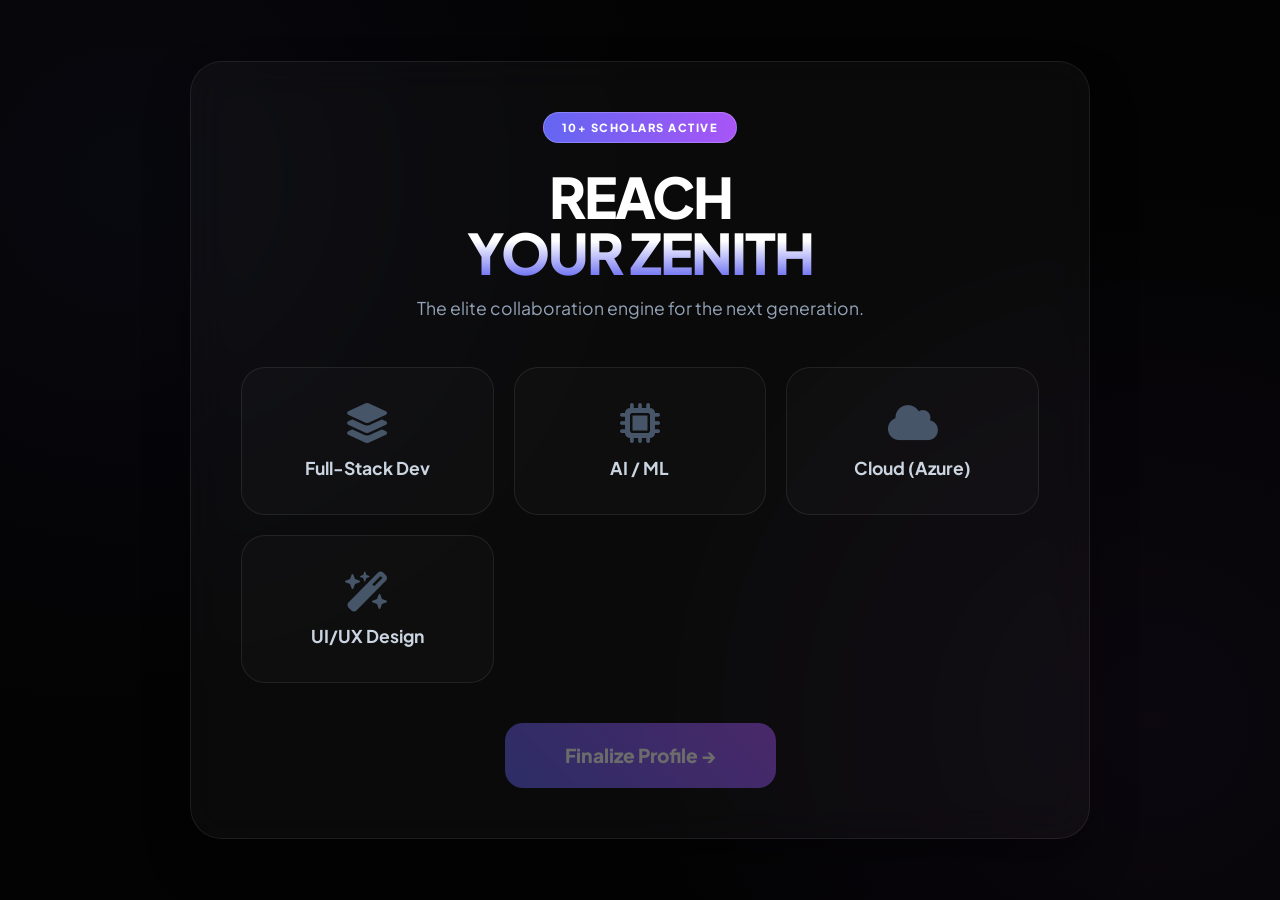
<file: templates/niche.html>
<!DOCTYPE html>
<html lang="en">
<head>
    <meta charset="UTF-8">
    <meta name="viewport" content="width=device-width, initial-scale=1.0">
    <title>Zenith | Choose Your Niche</title>
   
    <!-- External Resources -->
    <link href="https://cdn.jsdelivr.net/npm/bootstrap@5.3.0/dist/css/bootstrap.min.css" rel="stylesheet">
    <link href="https://fonts.googleapis.com/css2?family=Plus+Jakarta+Sans:wght@400;600;800&display=swap" rel="stylesheet">
    <link rel="stylesheet" href="https://cdnjs.cloudflare.com/ajax/libs/font-awesome/6.4.0/css/all.min.css">

    <style>
        :root {
            --bg: #030303;
            --glass: rgba(255, 255, 255, 0.03);
            --border: rgba(255, 255, 255, 0.08);
            --accent: #6366f1;
            --accent-glow: rgba(99, 102, 241, 0.15);
            --text-muted: #94a3b8;
        }

        body {
            background-color: var(--bg);
            background-image:
                radial-gradient(circle at 10% 20%, rgba(99, 102, 241, 0.05) 0%, transparent 40%),
                radial-gradient(circle at 90% 80%, rgba(168, 85, 247, 0.05) 0%, transparent 40%);
            color: #ffffff;
            font-family: 'Plus Jakarta Sans', sans-serif;
            min-height: 100vh;
            display: flex;
            align-items: center;
            justify-content: center;
            margin: 0;
            padding: 20px;
            overflow-x: hidden;
        }

        /* Floating Stickers Layer */
        .floating-stickers {
            position: fixed;
            top: 0;
            left: 0;
            width: 100%;
            height: 100%;
            pointer-events: none;
            z-index: 0;
        }

        .sticker {
            position: absolute;
            opacity: 0;
            animation: floatUp 12s infinite linear;
        }

        @keyframes floatUp {
            0% { transform: translateY(110vh) rotate(0deg); opacity: 0; }
            20% { opacity: 0.3; }
            80% { opacity: 0.3; }
            100% { transform: translateY(-20vh) rotate(360deg); opacity: 0; }
        }

        .niche-container {
            position: relative;
            z-index: 10;
            width: 100%;
            max-width: 900px;
            padding: 50px;
            background: var(--glass);
            border: 1px solid var(--border);
            border-radius: 32px;
            backdrop-filter: blur(20px);
            text-align: center;
            box-shadow: 0 25px 50px -12px rgba(0, 0, 0, 0.5);
        }

        /* Hero Styling */
        .active-badge {
            background: linear-gradient(90deg, var(--accent), #a855f7);
            padding: 6px 18px;
            border-radius: 20px;
            font-size: 0.7rem;
            font-weight: 800;
            letter-spacing: 1.5px;
            display: inline-block;
            margin-bottom: 25px;
            border: 1px solid rgba(255, 255, 255, 0.2);
            text-transform: uppercase;
        }

        .hero-title {
            font-size: 3.5rem;
            font-weight: 900;
            line-height: 1;
            margin-bottom: 15px;
            text-transform: uppercase;
            letter-spacing: -2px;
        }

        .hero-title span {
            display: block;
            background: linear-gradient(to bottom, #fff 30%, var(--accent));
            -webkit-background-clip: text;
            -webkit-text-fill-color: transparent;
        }

        .header-section p {
            color: var(--text-muted);
            font-size: 1.1rem;
            margin-bottom: 45px;
        }

        /* Grid Layout */
        .niche-grid {
            display: grid;
            grid-template-columns: repeat(auto-fit, minmax(200px, 1fr));
            gap: 20px;
            margin-bottom: 40px;
        }

        .niche-card {
            background: rgba(255, 255, 255, 0.02);
            border: 1px solid var(--border);
            border-radius: 24px;
            padding: 35px 20px;
            cursor: pointer;
            transition: all 0.4s cubic-bezier(0.175, 0.885, 0.32, 1.275);
        }

        .niche-card i {
            font-size: 2.5rem;
            margin-bottom: 15px;
            color: #475569;
            transition: 0.3s ease;
        }

        .niche-card h4 {
            font-size: 1.1rem;
            font-weight: 700;
            margin: 0;
            color: #cbd5e1;
        }

        .niche-card:hover {
            border-color: rgba(99, 102, 241, 0.4);
            background: rgba(255, 255, 255, 0.04);
            transform: translateY(-8px);
        }

        .niche-card.selected {
            background: var(--accent-glow);
            border-color: var(--accent);
            box-shadow: 0 0 30px rgba(99, 102, 241, 0.2);
        }

        .niche-card.selected i {
            color: var(--accent);
        }

        .niche-card.selected h4 {
            color: #fff;
        }

        .btn-finalize {
            background: linear-gradient(45deg, var(--accent), #a855f7);
            color: white;
            border: none;
            padding: 18px 60px;
            border-radius: 18px;
            font-weight: 800;
            font-size: 1.2rem;
            transition: 0.4s;
            opacity: 0.4;
            cursor: not-allowed;
        }

        .btn-finalize.active {
            opacity: 1;
            cursor: pointer;
            box-shadow: 0 10px 30px rgba(99, 102, 241, 0.4);
        }
    </style>
</head>
<body>

    <!-- Ambient Stickers Container -->
    <div class="floating-stickers" id="stickerContainer"></div>

    <div class="niche-container">
        <div class="header-section">
            <div class="active-badge">10+ Scholars Active</div>
            <h1 class="hero-title">Reach <span>Your Zenith</span></h1>
            <p>The elite collaboration engine for the next generation.</p>
        </div>

        <form action="{{ url_for('save_niche') }}" method="POST" id="nicheForm">
            <input type="hidden" name="selected_niche" id="nicheInput" required>
           
            <div class="niche-grid">
                <div class="niche-card" data-niche="Web Development">
                    <i class="fa-solid fa-layer-group"></i>
                    <h4>Full-Stack Dev</h4>
                </div>
                <div class="niche-card" data-niche="AI/ML">
                    <i class="fa-solid fa-microchip"></i>
                    <h4>AI / ML</h4>
                </div>
                <div class="niche-card" data-niche="Cloud Computing">
                    <i class="fa-solid fa-cloud"></i>
                    <h4>Cloud (Azure)</h4>
                </div>
                <div class="niche-card" data-niche="UI/UX Design">
                    <i class="fa-solid fa-wand-magic-sparkles"></i>
                    <h4>UI/UX Design</h4>
                </div>
            </div>

            <button type="submit" class="btn-finalize" id="finalizeBtn" disabled>
                Finalize Profile →
            </button>
        </form>
    </div>

    <script>
        // 1. Selection Logic
        const cards = document.querySelectorAll('.niche-card');
        const hiddenInput = document.getElementById('nicheInput');
        const submitBtn = document.getElementById('finalizeBtn');

        cards.forEach(card => {
            card.addEventListener('click', () => {
                cards.forEach(c => c.classList.remove('selected'));
                card.classList.add('selected');
               
                hiddenInput.value = card.getAttribute('data-niche');
                submitBtn.disabled = false;
                submitBtn.classList.add('active');
            });
        });

        // 2. Dynamic Floating Stickers
        const stickerContainer = document.getElementById('stickerContainer');
        const icons = ['fa-brain', 'fa-code', 'fa-rocket', 'fa-atom', 'fa-microchip', 'fa-terminal'];
        const colors = ['#6366f1', '#a855f7', '#ffffff', '#4f46e5'];

        function createSticker() {
            const sticker = document.createElement('i');
            const randomIcon = icons[Math.floor(Math.random() * icons.length)];
            const randomColor = colors[Math.floor(Math.random() * colors.length)];
           
            sticker.className = `fa-solid ${randomIcon} sticker`;
            sticker.style.left = Math.random() * 100 + 'vw';
            sticker.style.color = randomColor;
            sticker.style.fontSize = (Math.random() * 1.5 + 1) + 'rem';
            sticker.style.animationDuration = (Math.random() * 5 + 10) + 's';
           
            stickerContainer.appendChild(sticker);

            // Cleanup
            setTimeout(() => { sticker.remove(); }, 15000);
        }

        // Spawn stickers continuously
        setInterval(createSticker, 1500);
    </script>
</body>
</html>
</file>
